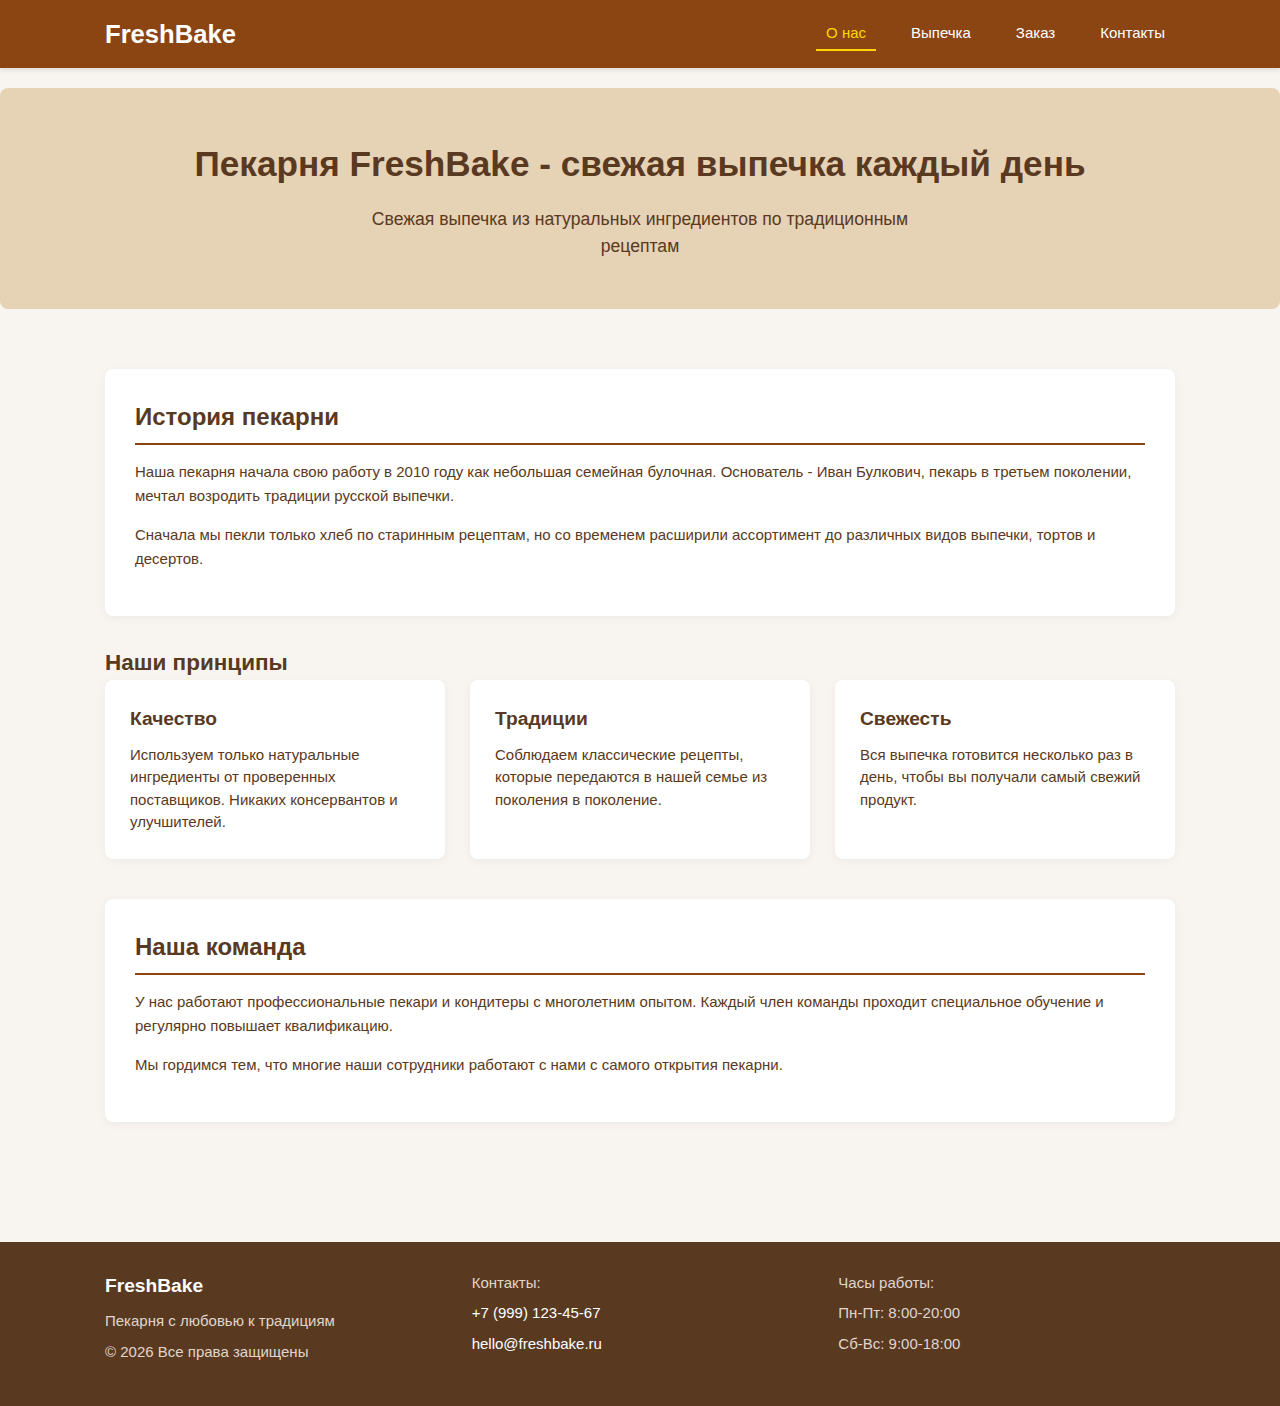
<file: index.html>
<!DOCTYPE html>
<html lang="ru">
<head>
    <meta charset="UTF-8">
    <meta name="viewport" content="width=device-width, initial-scale=1.0">
    <meta name="description" content="Пекарня FreshBake">
    <title>Пекарня FreshBake</title>
    <link rel="stylesheet" href="css/style.css">
    <link rel="icon" type="image/x-icon" href="images/logo.jpg">
</head>
<body>
    <header class="header">
        <div class="container">
            <div class="header-content">
                <div class="logo">
                    <h1>FreshBake</h1>
                </div>
                <nav class="nav">
                    <a href="index.html" class="nav-link active">О нас</a>
                    <a href="menu.html" class="nav-link">Выпечка</a>
                    <a href="order.html" class="nav-link">Заказ</a>
                    <a href="contacts.html" class="nav-link">Контакты</a>
                </nav>
            </div>
        </div>
    </header>

    <main class="main">
        <section class="hero">
            <div class="container">
                <div class="hero-content">
                    <h2 class="hero-title">Пекарня FreshBake - свежая выпечка каждый день</h2>
                    <p class="hero-text">Свежая выпечка из натуральных ингредиентов по традиционным рецептам</p>
                </div>
            </div>
        </section>

        <section class="about-content">
            <div class="container">
                <div class="about-story">
                    <h2>История пекарни</h2>
                    <p>Наша пекарня начала свою работу в 2010 году как небольшая семейная булочная. Основатель - Иван Булкович, пекарь в третьем поколении, мечтал возродить традиции русской выпечки.</p>
                    <p>Сначала мы пекли только хлеб по старинным рецептам, но со временем расширили ассортимент до различных видов выпечки, тортов и десертов.</p>
                </div>

                <div class="about-values">
                    <h2>Наши принципы</h2>
                    <div class="values-grid">
                        <div class="value-card">
                            <h3>Качество</h3>
                            <p>Используем только натуральные ингредиенты от проверенных поставщиков. Никаких консервантов и улучшителей.</p>
                        </div>
                        <div class="value-card">
                            <h3>Традиции</h3>
                            <p>Соблюдаем классические рецепты, которые передаются в нашей семье из поколения в поколение.</p>
                        </div>
                        <div class="value-card">
                            <h3>Свежесть</h3>
                            <p>Вся выпечка готовится несколько раз в день, чтобы вы получали самый свежий продукт.</p>
                        </div>
                    </div>
                </div>

                <div class="about-team">
                    <h2>Наша команда</h2>
                    <p>У нас работают профессиональные пекари и кондитеры с многолетним опытом. Каждый член команды проходит специальное обучение и регулярно повышает квалификацию.</p>
                    <p>Мы гордимся тем, что многие наши сотрудники работают с нами с самого открытия пекарни.</p>
                </div>
            </div>
        </section>
    </main>

    <footer class="footer">
        <div class="container">
            <div class="footer-content">
                <div class="footer-info">
                    <h3>FreshBake</h3>
                    <p>Пекарня с любовью к традициям</p>
                    <p>© <span id="currentYear">2025</span> Все права защищены</p>
                </div>
                <div class="footer-contacts">
                    <p>Контакты:</p>
                    <a href="tel:+79991234567">+7 (999) 123-45-67</a>
                    <a href="mailto:hello@freshbake.ru">hello@freshbake.ru</a>
                </div>
                <div class="footer-hours">
                    <p>Часы работы:</p>
                    <p>Пн-Пт: 8:00-20:00</p>
                    <p>Сб-Вс: 9:00-18:00</p>
                </div>
            </div>
        </div>
    </footer>

    <script src="js/script.js"></script>
</body>
</html>
</file>
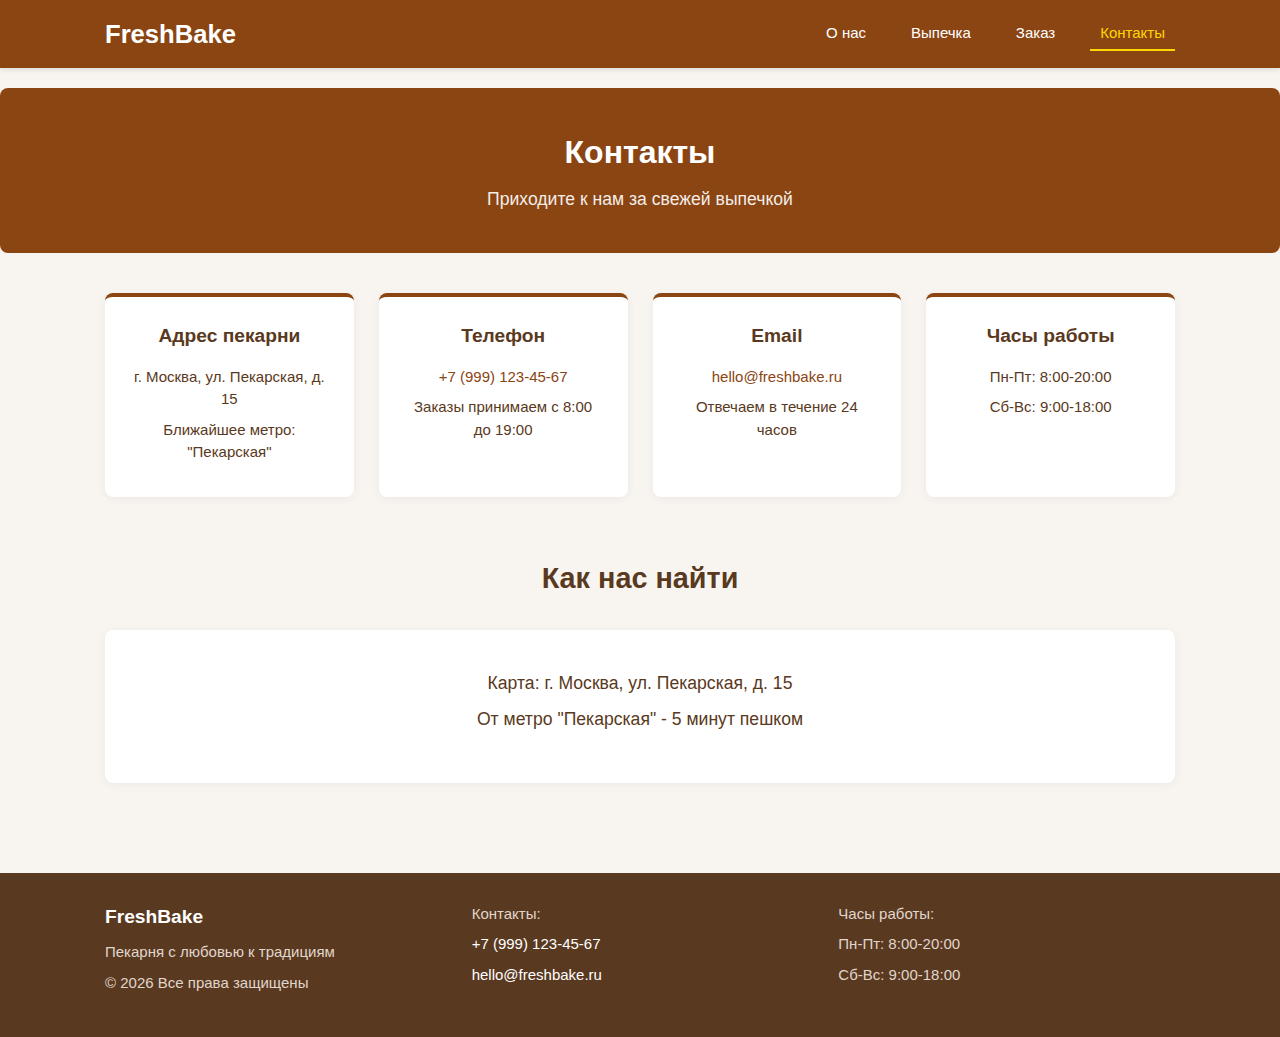
<file: contacts.html>
<!DOCTYPE html>
<html lang="ru">
<head>
    <meta charset="UTF-8">
    <meta name="viewport" content="width=device-width, initial-scale=1.0">
    <meta name="description" content="Контакты пекарни FreshBake">
    <title>Контакты - FreshBake</title>
    <link rel="stylesheet" href="css/style.css">
    <link rel="icon" type="image/x-icon" href="images/logo.png">
</head>
<body>
    <header class="header">
        <div class="container">
            <div class="header-content">
                <div class="logo">
                    <h1>FreshBake</h1>
                </div>
                <nav class="nav">
                    <a href="index.html" class="nav-link">О нас</a>
                    <a href="menu.html" class="nav-link">Выпечка</a>
                    <a href="order.html" class="nav-link">Заказ</a>
                    <a href="contacts.html" class="nav-link active">Контакты</a>
                </nav>
            </div>
        </div>
    </header>

    <main class="main">
        <section class="page-header">
            <div class="container">
                <h1>Контакты</h1>
                <p>Приходите к нам за свежей выпечкой</p>
            </div>
        </section>

        <section class="contact-info">
            <div class="container">
                <div class="contact-grid">
                    <div class="contact-card">
                        <h3>Адрес пекарни</h3>
                        <p>г. Москва, ул. Пекарская, д. 15</p>
                        <p>Ближайшее метро: "Пекарская"</p>
                    </div>
                    <div class="contact-card">
                        <h3>Телефон</h3>
                        <p><a href="tel:+79991234567">+7 (999) 123-45-67</a></p>
                        <p>Заказы принимаем с 8:00 до 19:00</p>
                    </div>
                    <div class="contact-card">
                        <h3>Email</h3>
                        <p><a href="mailto:hello@freshbake.ru">hello@freshbake.ru</a></p>
                        <p>Отвечаем в течение 24 часов</p>
                    </div>
                    <div class="contact-card">
                        <h3>Часы работы</h3>
                        <p>Пн-Пт: 8:00-20:00</p>
                        <p>Сб-Вс: 9:00-18:00</p>
                    </div>
                </div>
            </div>
        </section>

        <section class="map-section">
            <div class="container">
                <h2 class="section-title">Как нас найти</h2>
                <div class="map-placeholder">
                    <p>Карта: г. Москва, ул. Пекарская, д. 15</p>
                    <p>От метро "Пекарская" - 5 минут пешком</p>
                </div>
            </div>
        </section>
    </main>

    <footer class="footer">
        <div class="container">
            <div class="footer-content">
                <div class="footer-info">
                    <h3>FreshBake</h3>
                    <p>Пекарня с любовью к традициям</p>
                    <p>© <span id="currentYear">2025</span> Все права защищены</p>
                </div>
                <div class="footer-contacts">
                    <p>Контакты:</p>
                    <a href="tel:+79991234567">+7 (999) 123-45-67</a>
                    <a href="mailto:hello@freshbake.ru">hello@freshbake.ru</a>
                </div>
                <div class="footer-hours">
                    <p>Часы работы:</p>
                    <p>Пн-Пт: 8:00-20:00</p>
                    <p>Сб-Вс: 9:00-18:00</p>
                </div>
            </div>
        </div>
    </footer>

    <script src="js/script.js"></script>
</body>
</html>
</file>
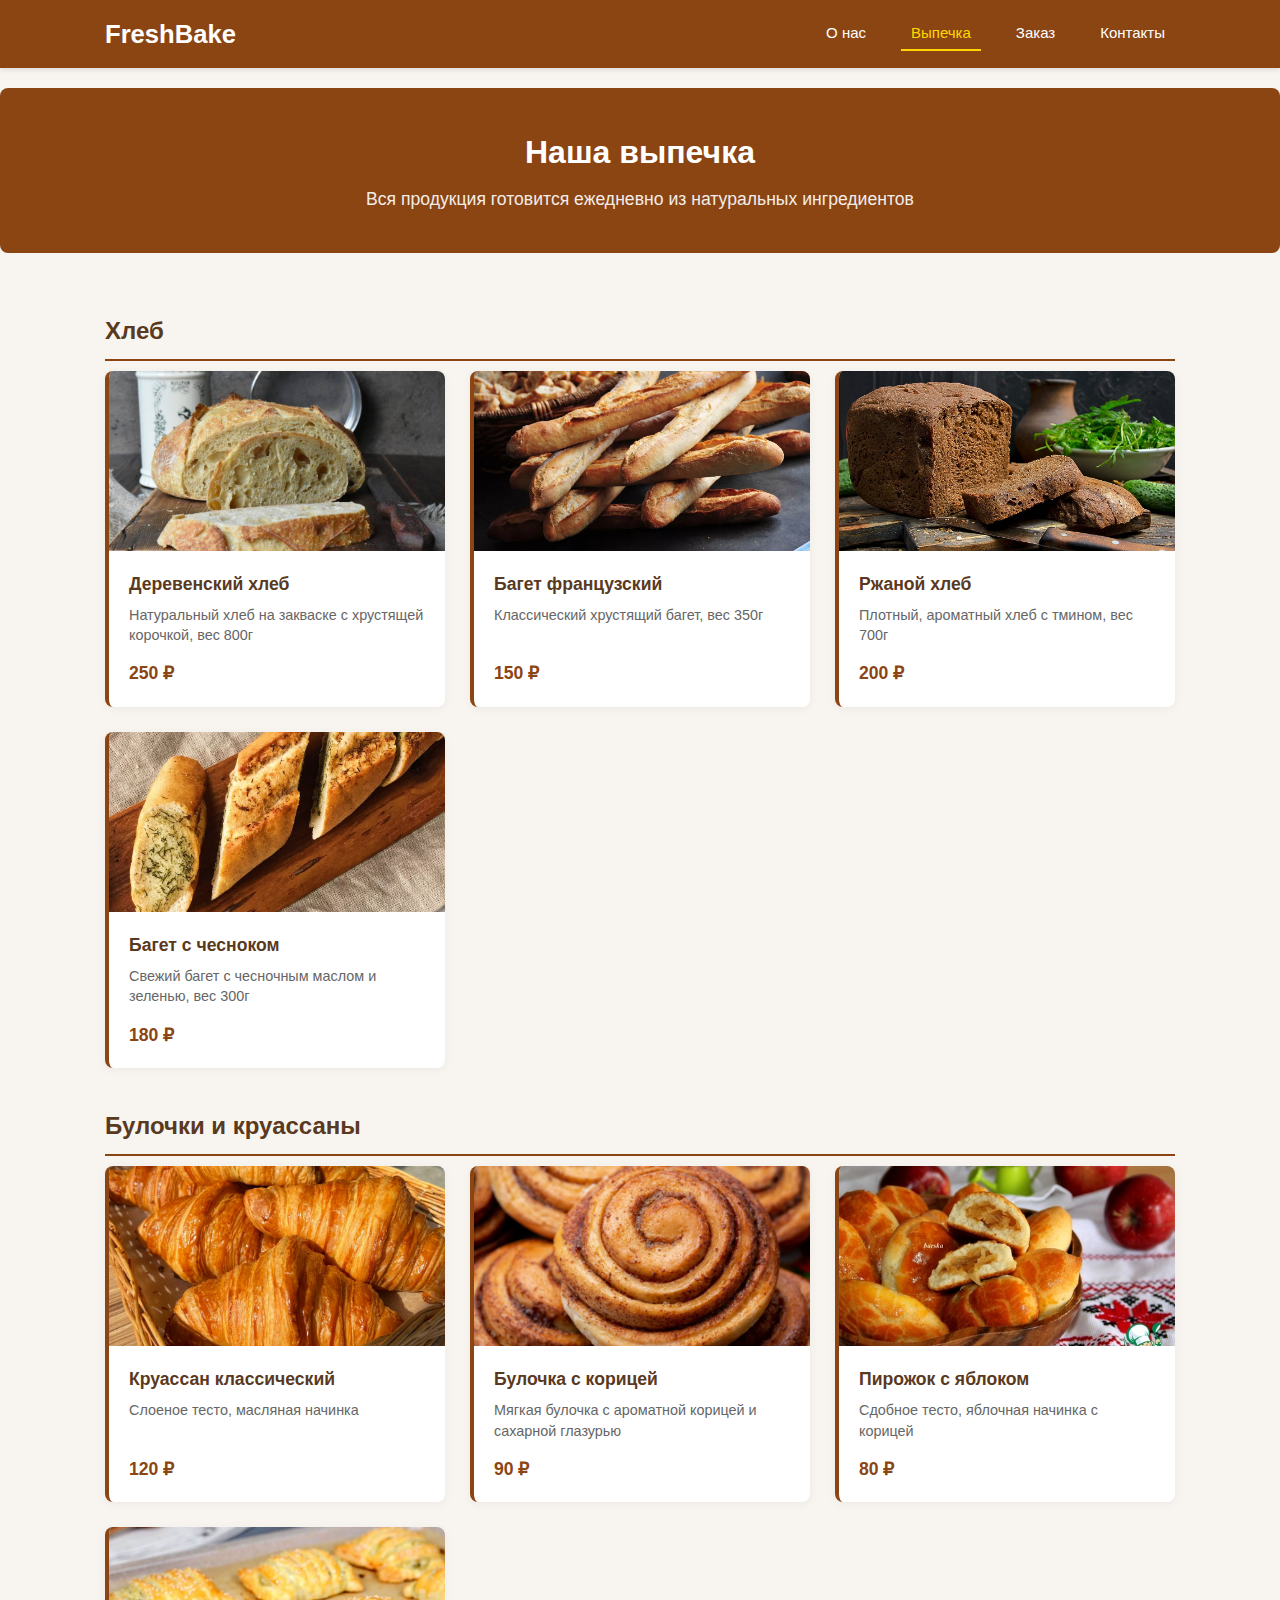
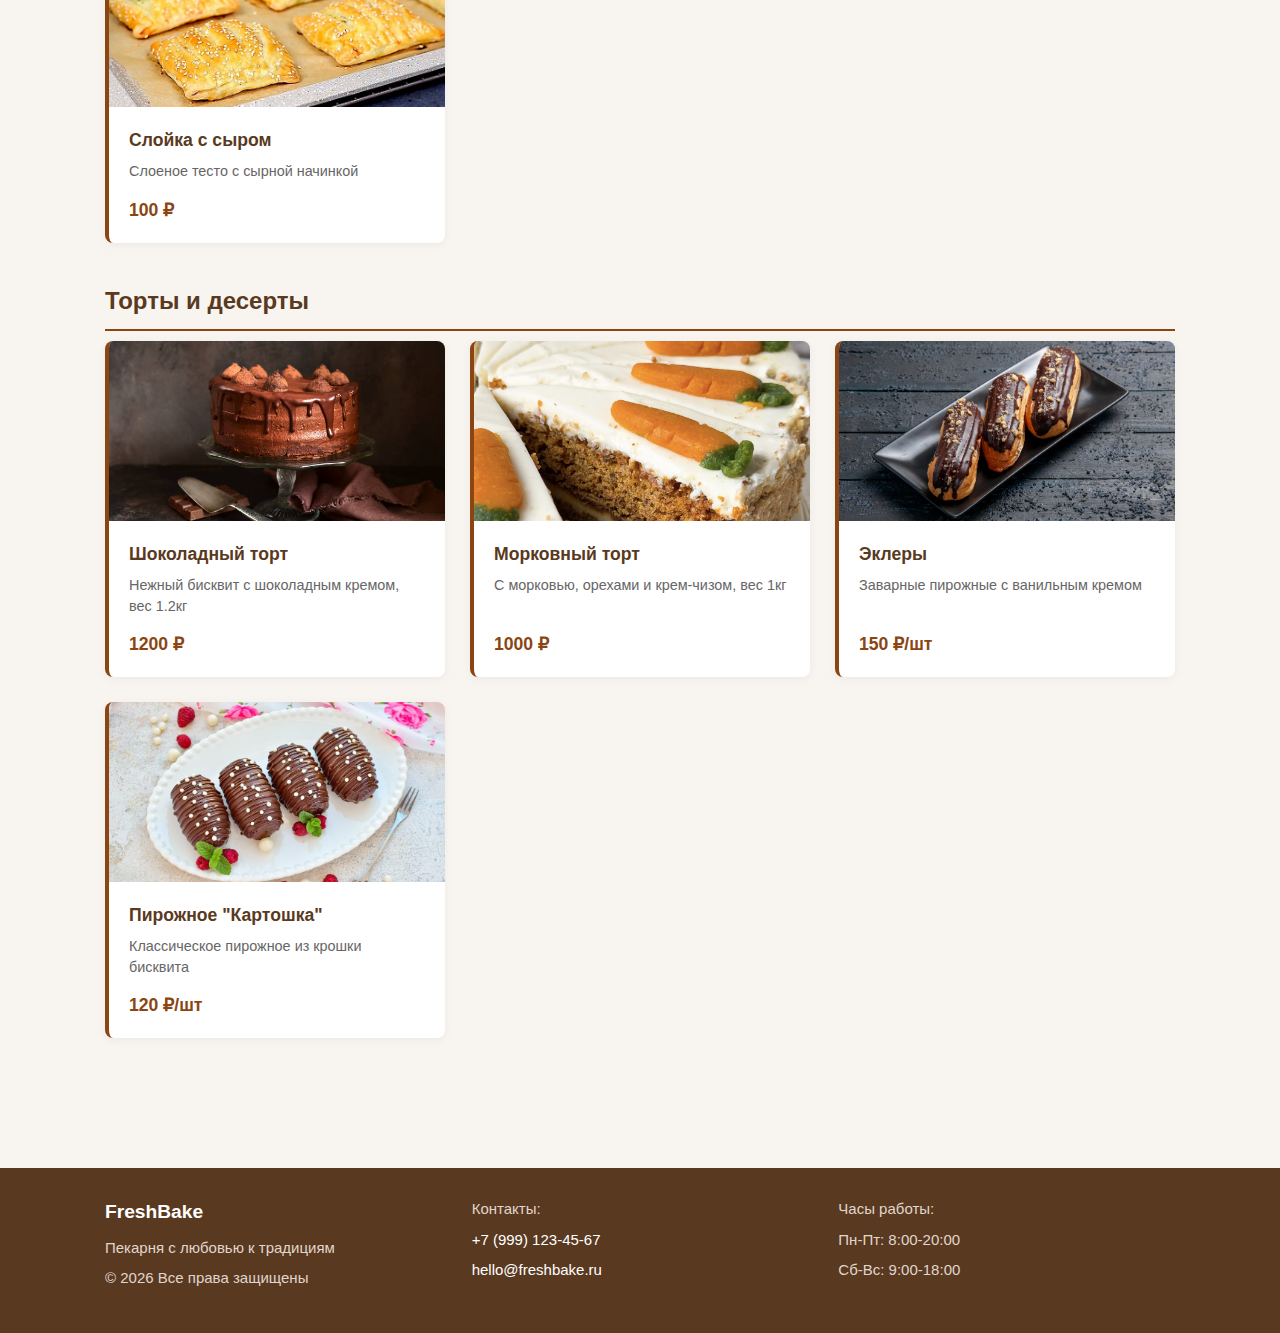
<file: menu.html>
<!DOCTYPE html>
<html lang="ru">
<head>
    <meta charset="UTF-8">
    <meta name="viewport" content="width=device-width, initial-scale=1.0">
    <meta name="description" content="Ассортимент выпечки пекарни FreshBake">
    <title>Выпечка - FreshBake</title>
    <link rel="stylesheet" href="css/style.css">
    <link rel="icon" type="image/x-icon" href="images/logo.png">
</head>
<body>
    <header class="header">
        <div class="container">
            <div class="header-content">
                <div class="logo">
                    <h1>FreshBake</h1>
                </div>
                <nav class="nav">
                    <a href="index.html" class="nav-link">О нас</a>
                    <a href="menu.html" class="nav-link active">Выпечка</a>
                    <a href="order.html" class="nav-link">Заказ</a>
                    <a href="contacts.html" class="nav-link">Контакты</a>
                </nav>
            </div>
        </div>
    </header>

    <main class="main">
        <section class="page-header">
            <div class="container">
                <h1>Наша выпечка</h1>
                <p>Вся продукция готовится ежедневно из натуральных ингредиентов</p>
            </div>
        </section>

        <section class="menu-categories">
            <div class="container">
                <div class="category">
                    <h2>Хлеб</h2>
                    <div class="menu-grid">
                        <div class="menu-item">
                            <div class="menu-image">
                                <img src="images/bread1.jpg" alt="Деревенский хлеб">
                            </div>
                            <div class="menu-info">
                                <h3>Деревенский хлеб</h3>
                                <p>Натуральный хлеб на закваске с хрустящей корочкой, вес 800г</p>
                                <span class="price">250 ₽</span>
                            </div>
                        </div>
                        <div class="menu-item">
                            <div class="menu-image">
                                <img src="images/bread2.webp" alt="Багет французский">
                            </div>
                            <div class="menu-info">
                                <h3>Багет французский</h3>
                                <p>Классический хрустящий багет, вес 350г</p>
                                <span class="price">150 ₽</span>
                            </div>
                        </div>
                        <div class="menu-item">
                            <div class="menu-image">
                                <img src="images/bread3.jpg" alt="Ржаной хлеб">
                            </div>
                            <div class="menu-info">
                                <h3>Ржаной хлеб</h3>
                                <p>Плотный, ароматный хлеб с тмином, вес 700г</p>
                                <span class="price">200 ₽</span>
                            </div>
                        </div>
                        <div class="menu-item">
                            <div class="menu-image">
                                <img src="images/bread4.webp" alt="Багет с чесноком">
                            </div>
                            <div class="menu-info">
                                <h3>Багет с чесноком</h3>
                                <p>Свежий багет с чесночным маслом и зеленью, вес 300г</p>
                                <span class="price">180 ₽</span>
                            </div>
                        </div>
                    </div>
                </div>

                <div class="category">
                    <h2>Булочки и круассаны</h2>
                    <div class="menu-grid">
                        <div class="menu-item">
                            <div class="menu-image">
                                <img src="images/croissant1.jpg" alt="Круассан классический">
                            </div>
                            <div class="menu-info">
                                <h3>Круассан классический</h3>
                                <p>Слоеное тесто, масляная начинка</p>
                                <span class="price">120 ₽</span>
                            </div>
                        </div>
                        <div class="menu-item">
                            <div class="menu-image">
                                <img src="images/bun1.webp" alt="Булочка с корицей">
                            </div>
                            <div class="menu-info">
                                <h3>Булочка с корицей</h3>
                                <p>Мягкая булочка с ароматной корицей и сахарной глазурью</p>
                                <span class="price">90 ₽</span>
                            </div>
                        </div>
                        <div class="menu-item">
                            <div class="menu-image">
                                <img src="images/pie1.jpg" alt="Пирожок с яблоком">
                            </div>
                            <div class="menu-info">
                                <h3>Пирожок с яблоком</h3>
                                <p>Сдобное тесто, яблочная начинка с корицей</p>
                                <span class="price">80 ₽</span>
                            </div>
                        </div>
                        <div class="menu-item">
                            <div class="menu-image">
                                <img src="images/puff1.png" alt="Слойка с сыром">
                            </div>
                            <div class="menu-info">
                                <h3>Слойка с сыром</h3>
                                <p>Слоеное тесто с сырной начинкой</p>
                                <span class="price">100 ₽</span>
                            </div>
                        </div>
                    </div>
                </div>

                <div class="category">
                    <h2>Торты и десерты</h2>
                    <div class="menu-grid">
                        <div class="menu-item">
                            <div class="menu-image">
                                <img src="images/cake1.jpg" alt="Шоколадный торт">
                            </div>
                            <div class="menu-info">
                                <h3>Шоколадный торт</h3>
                                <p>Нежный бисквит с шоколадным кремом, вес 1.2кг</p>
                                <span class="price">1200 ₽</span>
                            </div>
                        </div>
                        <div class="menu-item">
                            <div class="menu-image">
                                <img src="images/cake2.webp" alt="Морковный торт">
                            </div>
                            <div class="menu-info">
                                <h3>Морковный торт</h3>
                                <p>С морковью, орехами и крем-чизом, вес 1кг</p>
                                <span class="price">1000 ₽</span>
                            </div>
                        </div>
                        <div class="menu-item">
                            <div class="menu-image">
                                <img src="images/eclair1.webp" alt="Эклеры">
                            </div>
                            <div class="menu-info">
                                <h3>Эклеры</h3>
                                <p>Заварные пирожные с ванильным кремом</p>
                                <span class="price">150 ₽/шт</span>
                            </div>
                        </div>
                        <div class="menu-item">
                            <div class="menu-image">
                                <img src="images/cake3.jpg" alt="Пирожное 'Картошка'">
                            </div>
                            <div class="menu-info">
                                <h3>Пирожное "Картошка"</h3>
                                <p>Классическое пирожное из крошки бисквита</p>
                                <span class="price">120 ₽/шт</span>
                            </div>
                        </div>
                    </div>
                </div>
            </div>
        </section>
    </main>

    <footer class="footer">
        <div class="container">
            <div class="footer-content">
                <div class="footer-info">
                    <h3>FreshBake</h3>
                    <p>Пекарня с любовью к традициям</p>
                    <p>© <span id="currentYear">2025</span> Все права защищены</p>
                </div>
                <div class="footer-contacts">
                    <p>Контакты:</p>
                    <a href="tel:+79991234567">+7 (999) 123-45-67</a>
                    <a href="mailto:hello@freshbake.ru">hello@freshbake.ru</a>
                </div>
                <div class="footer-hours">
                    <p>Часы работы:</p>
                    <p>Пн-Пт: 8:00-20:00</p>
                    <p>Сб-Вс: 9:00-18:00</p>
                </div>
            </div>
        </div>
    </footer>

    <script src="js/script.js"></script>
</body>
</html>
</file>
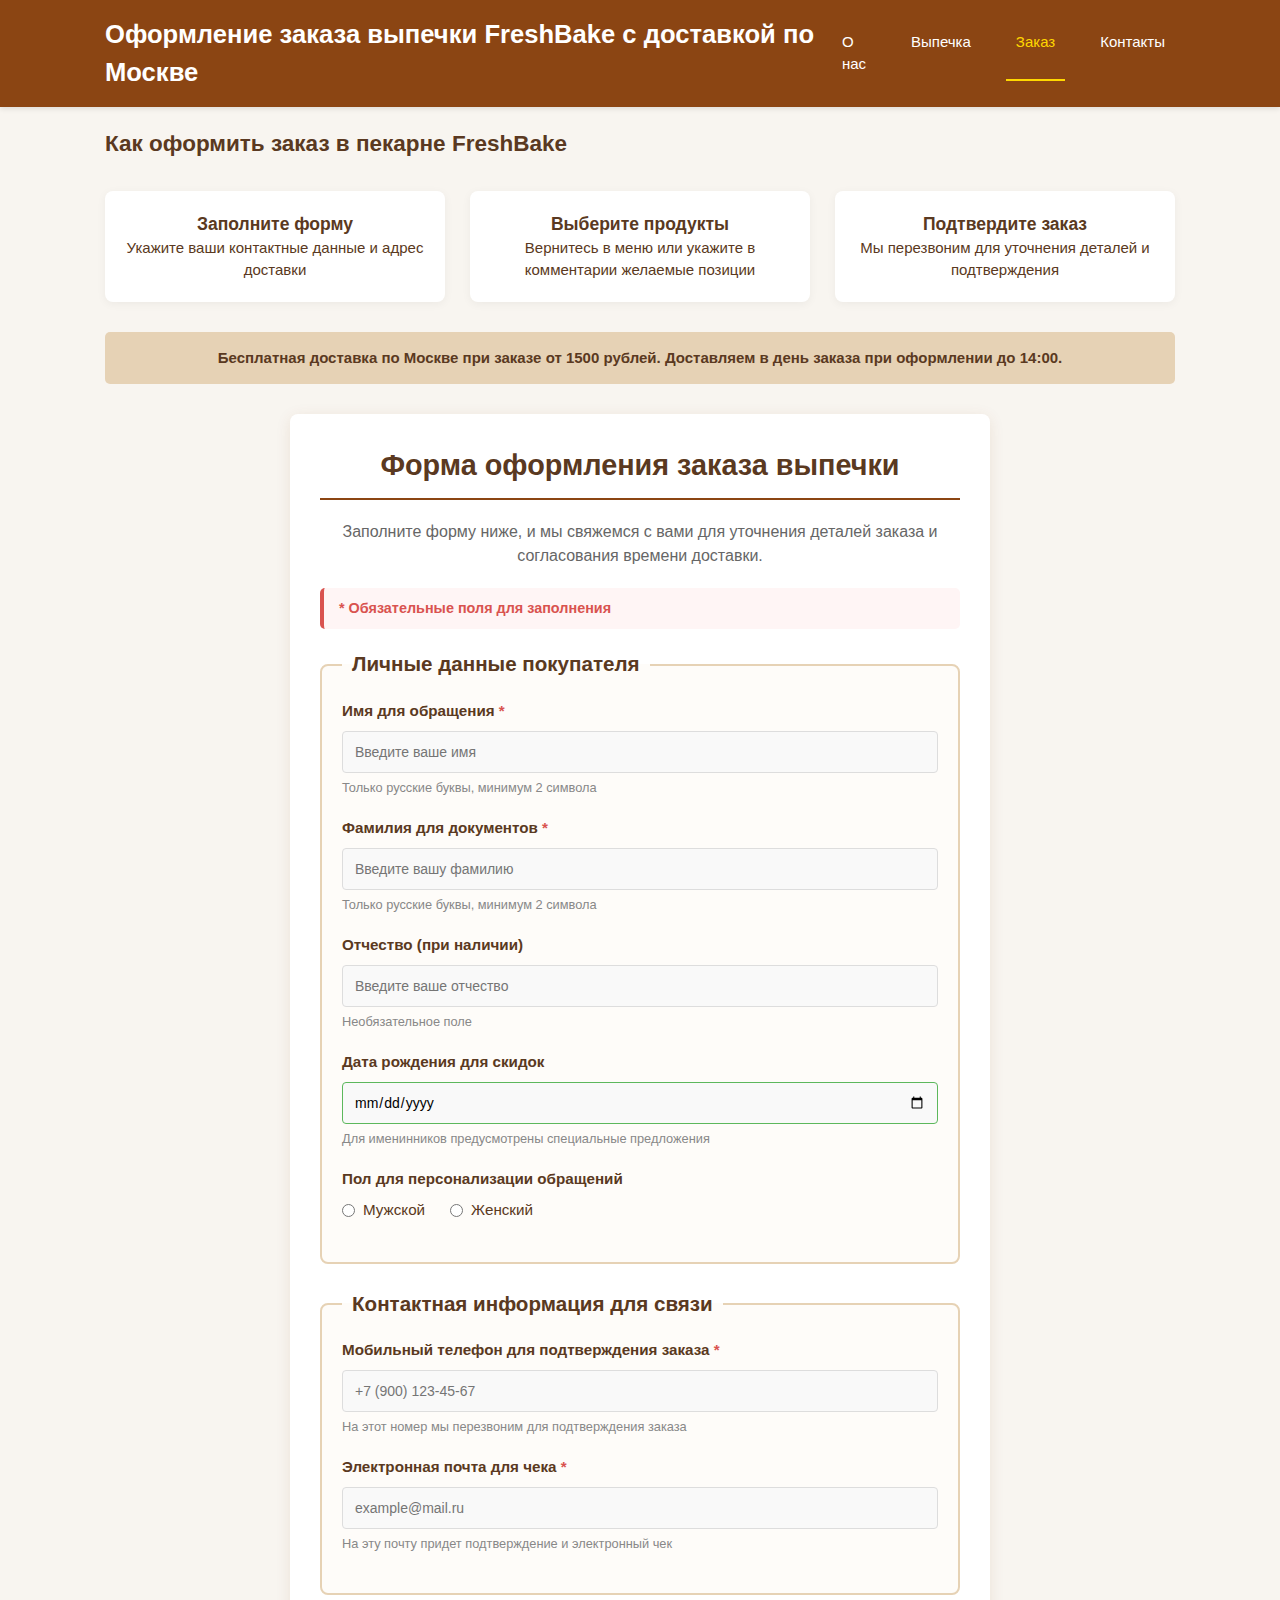
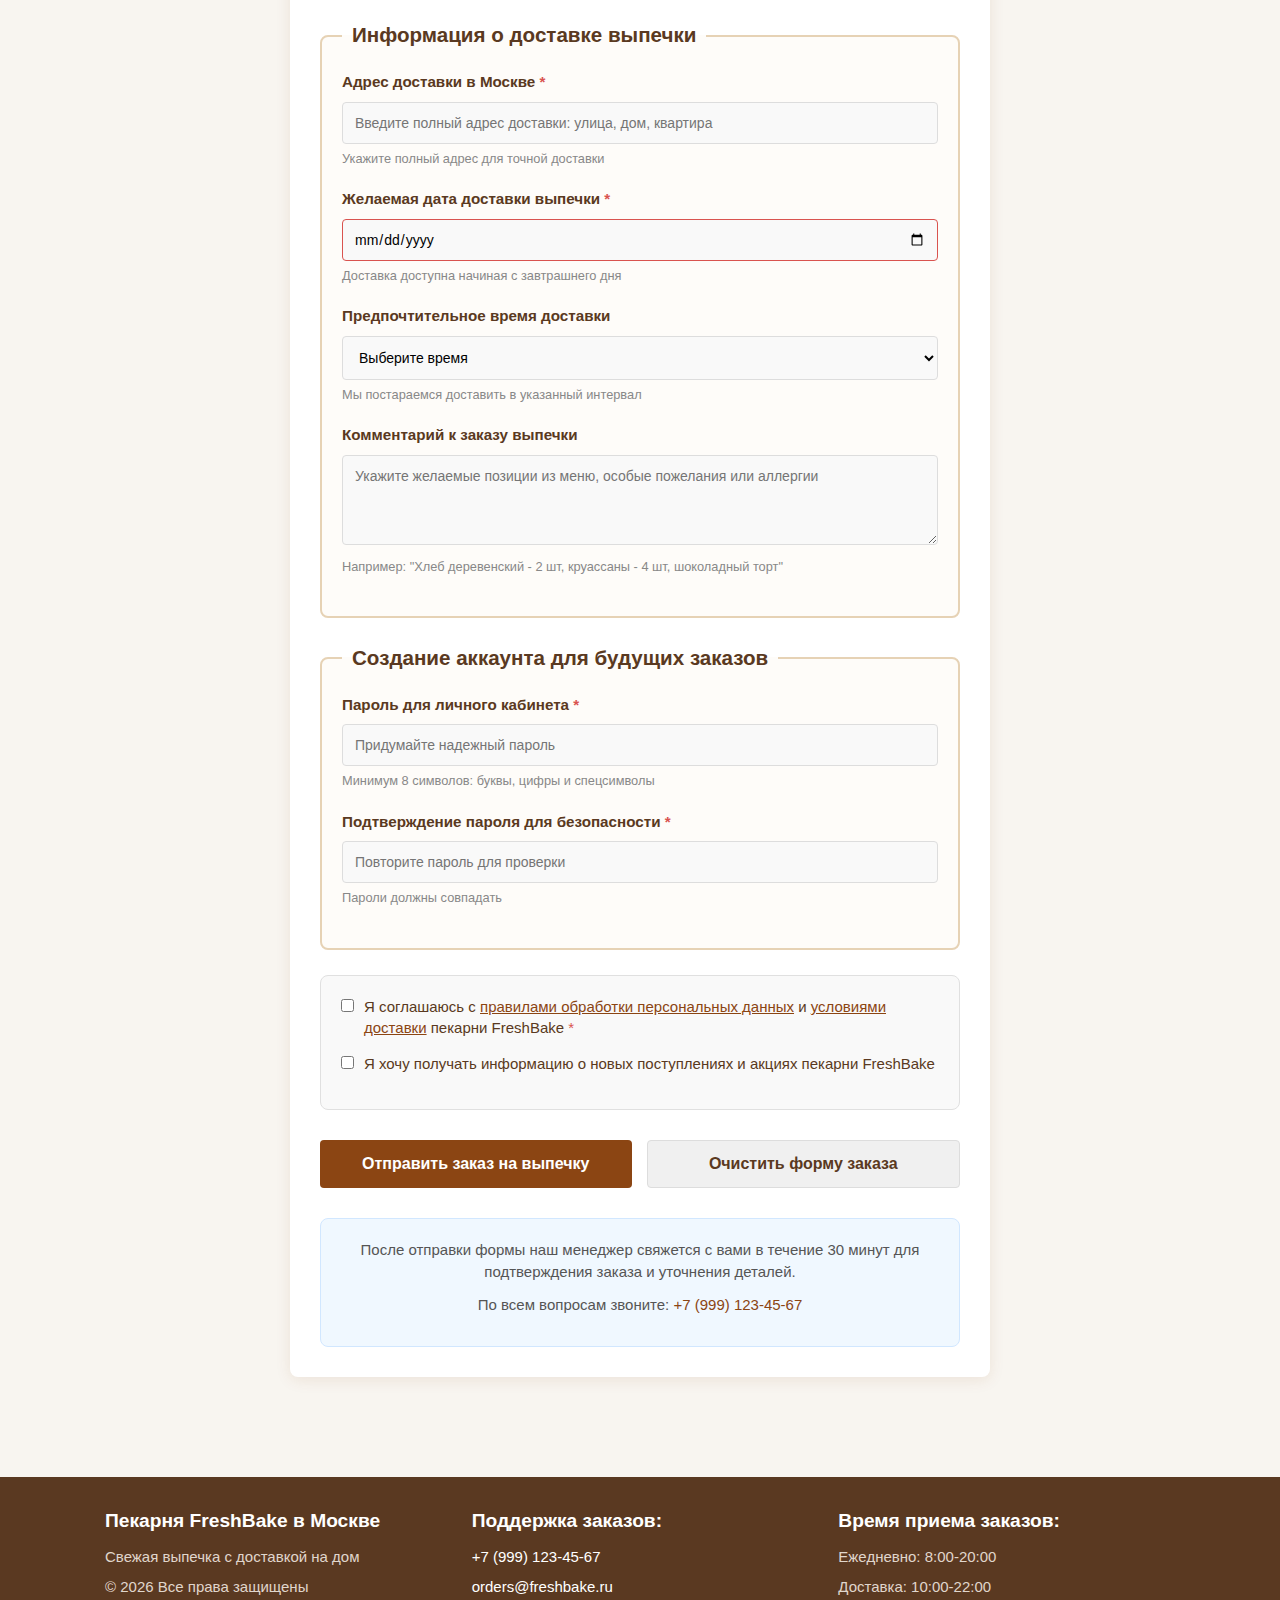
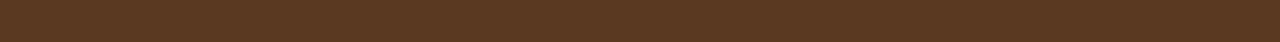
<file: order.html>
<!DOCTYPE html>
<html lang="ru">
<head>
    <meta charset="UTF-8">
    <meta name="viewport" content="width=device-width, initial-scale=1.0">
    
    <!-- Оптимизированный meta description -->
    <meta name="description" content="Оформите заказ выпечки в пекарне FreshBake с доставкой по Москве. Свежий хлеб, булочки, торты из натуральных ингредиентов. Быстрое оформление, безопасная оплата, доставка в день заказа.">
    
    <!-- Оптимизированный title -->
    <title>Заказ выпечки FreshBake с доставкой - оформление онлайн в Москве</title>
    
    <link rel="stylesheet" href="css/style.css">
    <link rel="stylesheet" href="css/form.css">
    <link rel="icon" type="image/x-icon" href="images/logo.png">
</head>
<body>
    <header class="header">
        <div class="container">
            <div class="header-content">
                <div class="logo">
                    <!-- Оптимизированный H1 для страницы заказа -->
                    <h1>Оформление заказа выпечки FreshBake с доставкой по Москве</h1>
                </div>
                <nav class="nav">
                    <a href="index.html" class="nav-link">О нас</a>
                    <a href="menu.html" class="nav-link">Выпечка</a>
                    <a href="order.html" class="nav-link active">Заказ</a>
                    <a href="contacts.html" class="nav-link">Контакты</a>
                </nav>
            </div>
        </div>
    </header>

    <main class="main">
        <section class="order-intro">
            <div class="container">
                <h2>Как оформить заказ в пекарне FreshBake</h2>
                <div class="order-steps">
                    <div class="step">
                        <h3>Заполните форму</h3>
                        <p>Укажите ваши контактные данные и адрес доставки</p>
                    </div>
                    <div class="step">
                        <h3>Выберите продукты</h3>
                        <p>Вернитесь в меню или укажите в комментарии желаемые позиции</p>
                    </div>
                    <div class="step">
                        <h3>Подтвердите заказ</h3>
                        <p>Мы перезвоним для уточнения деталей и подтверждения</p>
                    </div>
                </div>
                <p class="delivery-info">Бесплатная доставка по Москве при заказе от 1500 рублей. Доставляем в день заказа при оформлении до 14:00.</p>
            </div>
        </section>

        <div class="container">
            <div class="form-container">
                <!-- H2 для формы (H1 уже в header) -->
                <h2>Форма оформления заказа выпечки</h2>
                <p class="form-subtitle">Заполните форму ниже, и мы свяжемся с вами для уточнения деталей заказа и согласования времени доставки.</p>
                
                <div class="required-note">
                    <h4>* Обязательные поля для заполнения</h4>
                </div>
                
                <form id="registrationForm" method="POST">
                    <fieldset class="form-section">
                        <legend><h3>Личные данные покупателя</h3></legend>
                        
                        <div class="form-group">
                            <label for="firstName" class="required">Имя для обращения</label>
                            <input type="text" id="firstName" name="firstName" placeholder="Введите ваше имя" required minlength="2"
                            pattern="^[А-Яа-яЁё]+$"
                            title="Формат: кириллица">
                            <p class="field-hint">Только русские буквы, минимум 2 символа</p>
                        </div>
                        <div class="form-group">
                            <label for="lastName" class="required">Фамилия для документов</label>
                            <input type="text" id="lastName" name="lastName" placeholder="Введите вашу фамилию" required minlength="2"
                            pattern="^[А-Яа-яЁё]+$"
                            title="Формат: кириллица">
                            <p class="field-hint">Только русские буквы, минимум 2 символа</p>
                        </div>
                        <div class="form-group">
                            <label for="middleName">Отчество (при наличии)</label>
                            <input type="text" id="middleName" name="middleName" placeholder="Введите ваше отчество"
                            pattern="^[А-Яа-яЁё]+$"
                            title="Формат: кириллица">
                            <p class="field-hint">Необязательное поле</p>
                        </div>
                        <div class="form-group">
                            <label for="birthDate">Дата рождения для скидок</label>
                            <input type="date" id="birthDate" name="birthDate" placeholder="Выберите дату рождения">
                            <p class="field-hint">Для именинников предусмотрены специальные предложения</p>
                        </div>
                        <div class="form-group">
                            <label>Пол для персонализации обращений</label>
                            <div class="radio-group">
                                <div class="radio-option">
                                    <input type="radio" id="male" name="gender" value="male">
                                    <label for="male">Мужской</label>
                                </div>
                                <div class="radio-option">
                                    <input type="radio" id="female" name="gender" value="female">
                                    <label for="female">Женский</label>
                                </div>
                            </div>
                        </div>
                    </fieldset>

                    <fieldset class="form-section">
                        <legend><h3>Контактная информация для связи</h3></legend>
                        
                        <div class="form-group">
                            <label for="phone" class="required">Мобильный телефон для подтверждения заказа</label>
                            <input type="tel" id="phone" name="phone" placeholder="+7 (900) 123-45-67" required 
                            pattern="^(\+7|8)[\s][\(][0-9]{3}[\)][\s][0-9]{3}[\-][0-9]{2}[\-][0-9]{2}$"
                            title="Формат: +7/8 (900) 123-45-67">
                            <p class="field-hint">На этот номер мы перезвоним для подтверждения заказа</p>
                        </div>
                        <div class="form-group">
                            <label for="email" class="required">Электронная почта для чека</label>
                            <input type="email" id="email" name="email" placeholder="example@mail.ru" required>
                            <p class="field-hint">На эту почту придет подтверждение и электронный чек</p>
                        </div>
                    </fieldset>

                    <fieldset class="form-section">
                        <legend><h3>Информация о доставке выпечки</h3></legend>
                        
                        <div class="form-group">
                            <label for="address" class="required">Адрес доставки в Москве</label>
                            <input type="text" id="address" name="address" placeholder="Введите полный адрес доставки: улица, дом, квартира" required>
                            <p class="field-hint">Укажите полный адрес для точной доставки</p>
                        </div>
                        <div class="form-group">
                            <label for="deliveryDate" class="required">Желаемая дата доставки выпечки</label>
                            <input type="date" id="deliveryDate" name="deliveryDate" required>
                            <p class="field-hint">Доставка доступна начиная с завтрашнего дня</p>
                        </div>
                        <div class="form-group">
                            <label for="deliveryTime">Предпочтительное время доставки</label>
                            <select id="deliveryTime" name="deliveryTime">
                                <option value="">Выберите время</option>
                                <option value="10:00-12:00">10:00 - 12:00</option>
                                <option value="12:00-14:00">12:00 - 14:00</option>
                                <option value="14:00-16:00">14:00 - 16:00</option>
                                <option value="16:00-18:00">16:00 - 18:00</option>
                                <option value="18:00-20:00">18:00 - 20:00</option>
                            </select>
                            <p class="field-hint">Мы постараемся доставить в указанный интервал</p>
                        </div>
                        <div class="form-group">
                            <label for="comments">Комментарий к заказу выпечки</label>
                            <textarea id="comments" name="comments" placeholder="Укажите желаемые позиции из меню, особые пожелания или аллергии" rows="4"></textarea>
                            <p class="field-hint">Например: "Хлеб деревенский - 2 шт, круассаны - 4 шт, шоколадный торт"</p>
                        </div>
                    </fieldset>

                    <fieldset class="form-section">
                        <legend><h3>Создание аккаунта для будущих заказов</h3></legend>
                        
                        <div class="form-group">
                            <label for="password" class="required">Пароль для личного кабинета</label>
                            <input type="password" id="password" name="password" placeholder="Придумайте надежный пароль" required>
                            <p class="field-hint">Минимум 8 символов: буквы, цифры и спецсимволы</p>
                        </div>  
                        <div class="form-group">
                            <label for="confirmPassword" class="required">Подтверждение пароля для безопасности</label>
                            <input type="password" id="confirmPassword" name="confirmPassword" placeholder="Повторите пароль для проверки" required>
                            <p class="field-hint">Пароли должны совпадать</p>
                        </div>
                    </fieldset>

                    <div class="form-agreement">
                        <div class="checkbox-group">
                            <input type="checkbox" id="agreement" name="agreement" required>
                            <label for="agreement" class="required">Я соглашаюсь с <a href="#">правилами обработки персональных данных</a> и <a href="#">условиями доставки</a> пекарни FreshBake</label>
                        </div>
                        <div class="checkbox-group">
                            <input type="checkbox" id="newsletter" name="newsletter">
                            <label for="newsletter">Я хочу получать информацию о новых поступлениях и акциях пекарни FreshBake</label>
                        </div>
                    </div>
                    
                    <div class="buttons">
                        <button type="submit" id="submitBtn">Отправить заказ на выпечку</button>
                        <button type="reset">Очистить форму заказа</button>
                    </div>
                    
                    <div class="form-footer">
                        <p>После отправки формы наш менеджер свяжется с вами в течение 30 минут для подтверждения заказа и уточнения деталей.</p>
                        <p>По всем вопросам звоните: <a href="tel:+79991234567">+7 (999) 123-45-67</a></p>
                    </div>
                </form>
            </div>
        </div>
    </main>

    <footer class="footer">
        <div class="container">
            <div class="footer-content">
                <div class="footer-info">
                    <h3>Пекарня FreshBake в Москве</h3>
                    <p>Свежая выпечка с доставкой на дом</p>
                    <p>© <span id="currentYear">2025</span> Все права защищены</p>
                </div>
                <div class="footer-contacts">
                    <h3>Поддержка заказов:</h3>
                    <p><a href="tel:+79991234567">+7 (999) 123-45-67</a></p>
                    <p><a href="mailto:orders@freshbake.ru">orders@freshbake.ru</a></p>
                </div>
                <div class="footer-hours">
                    <h3>Время приема заказов:</h3>
                    <p>Ежедневно: 8:00-20:00</p>
                    <p>Доставка: 10:00-22:00</p>
                </div>
            </div>
        </div>
    </footer>

    <script src="js/script.js"></script>
    <script src="js/password.js"></script>
    <script>
        document.addEventListener('DOMContentLoaded', function() {
            const birthDateInput = document.getElementById('birthDate');
            const submitBtn = document.getElementById('submitBtn');
            const deliveryDateInput = document.getElementById('deliveryDate');
            const deliveryTimeSelect = document.getElementById('deliveryTime');
            
            // Устанавливаем минимальную дату доставки на завтра
            const tomorrow = new Date();
            tomorrow.setDate(tomorrow.getDate() + 1);
            deliveryDateInput.min = tomorrow.toISOString().split('T')[0];
            
            // Устанавливаем максимальную дату доставки на 30 дней вперед
            const maxDate = new Date();
            maxDate.setDate(maxDate.getDate() + 30);
            deliveryDateInput.max = maxDate.toISOString().split('T')[0];
            
            function checkAge() {
                if (birthDateInput.value) {
                    const birthDate = new Date(birthDateInput.value);
                    const today = new Date();
                    let age = today.getFullYear() - birthDate.getFullYear();
                    const monthDiff = today.getMonth() - birthDate.getMonth();
                    if (monthDiff < 0 || (monthDiff === 0 && today.getDate() < birthDate.getDate())) {
                        age--;
                    }
                    if (age < 18) {
                        submitBtn.disabled = true;
                        alert('Оформление заказа невозможно, возраст меньше 18 лет');
                    } else {
                        submitBtn.disabled = false;
                    }
                }
            }
            
            birthDateInput.addEventListener('change', checkAge);
            
            // Валидация даты доставки
            deliveryDateInput.addEventListener('change', function() {
                const selectedDate = new Date(this.value);
                const today = new Date();
                today.setHours(0,0,0,0);
                
                if (selectedDate < tomorrow) {
                    alert('Дата доставки должна быть не раньше завтрашнего дня');
                    this.value = '';
                }
                
                // Если выбрана суббота или воскресенье, показываем предупреждение
                const dayOfWeek = selectedDate.getDay();
                if (dayOfWeek === 0 || dayOfWeek === 6) {
                    console.log('Выбраны выходные - возможна повышенная загрузка доставки');
                }
            });
            
            // Динамическое обновление доступного времени доставки
            deliveryDateInput.addEventListener('change', function() {
                const selectedDate = new Date(this.value);
                const today = new Date();
                today.setHours(0,0,0,0);
                
                // Если выбрана сегодняшняя дата (технически невозможно, но на всякий случай)
                if (selectedDate.getTime() === today.getTime()) {
                    // Ограничиваем время доставки
                    const currentHour = new Date().getHours();
                    if (currentHour >= 18) {
                        deliveryTimeSelect.innerHTML = '<option value="">Сегодня доставка недоступна</option>';
                    }
                }
            });
        });
    </script>
</body>
</html>
</file>
<file: css/style.css>
/* Основные стили */
* {
    margin: 0;
    padding: 0;
    box-sizing: border-box;
    font-family: 'Segoe UI', Tahoma, Geneva, Verdana, sans-serif;
}

body {
    background-color: #f8f5f0;
    color: #5a3921;
    line-height: 1.5;
    font-size: 15px;
}

.container {
    max-width: 1100px;
    margin: 0 auto;
    padding: 0 15px;
}

/* Шапка */
.header {
    background-color: #8b4513;
    color: white;
    padding: 15px 0;
    box-shadow: 0 2px 5px rgba(0,0,0,0.1);
}

.header-content {
    display: flex;
    justify-content: space-between;
    align-items: center;
}

.logo h1 {
    font-size: 1.6rem;
    font-weight: 600;
}

.nav {
    display: flex;
    gap: 25px;
}

.nav-link {
    color: white;
    text-decoration: none;
    font-weight: 500;
    padding: 5px 10px;
    transition: color 0.3s;
}

.nav-link:hover {
    color: #ffd700;
}

.nav-link.active {
    color: #ffd700;
    border-bottom: 2px solid #ffd700;
}

/* Главный контент */
.main {
    min-height: 70vh;
    padding: 20px 0;
}

/* Герой-секция */
.hero {
    background-color: #e6d2b5;
    color: #5a3921;
    text-align: center;
    padding: 50px 0;
    margin-bottom: 40px;
    border-radius: 8px;
}

.hero-title {
    font-size: 2.2rem;
    margin-bottom: 15px;
}

.hero-text {
    font-size: 1.1rem;
    max-width: 600px;
    margin: 0 auto;
}

/* Заголовок страницы */
.page-header {
    background-color: #8b4513;
    color: white;
    text-align: center;
    padding: 40px 0;
    margin-bottom: 40px;
    border-radius: 8px;
}

.page-header h1 {
    font-size: 2rem;
    margin-bottom: 10px;
}

.page-header h2 {
    font-size: 1.8rem;
    margin-bottom: 10px;
}

.page-header p {
    font-size: 1.1rem;
    opacity: 0.9;
}

/* Кнопки */
.btn-hero, .btn-order {
    display: inline-block;
    background-color: #8b4513;
    color: white;
    padding: 12px 30px;
    text-decoration: none;
    border-radius: 25px;
    font-weight: 600;
    margin-top: 20px;
    transition: background-color 0.3s;
    border: none;
    cursor: pointer;
    font-size: 16px;
}

.btn-hero:hover, .btn-order:hover {
    background-color: #a0522d;
}

/* Секции */
.section-title {
    font-size: 1.8rem;
    text-align: center;
    margin-bottom: 30px;
    color: #5a3921;
}

/* О нас */
.about-content {
    padding: 20px 0;
}

.about-story, .about-team {
    background: white;
    padding: 30px;
    border-radius: 8px;
    margin-bottom: 30px;
    box-shadow: 0 2px 10px rgba(0,0,0,0.05);
}

.about-story h2, .about-team h2 {
    font-size: 1.5rem;
    margin-bottom: 15px;
    color: #5a3921;
    border-bottom: 2px solid #8b4513;
    padding-bottom: 8px;
}

.about-story p, .about-team p {
    margin-bottom: 15px;
    line-height: 1.6;
}

/* Ценности */
.values-grid {
    display: grid;
    grid-template-columns: repeat(auto-fit, minmax(250px, 1fr));
    gap: 25px;
    margin-bottom: 40px;
}

.value-card {
    background: white;
    padding: 25px;
    border-radius: 8px;
    box-shadow: 0 2px 10px rgba(0,0,0,0.05);
}

.value-card h3 {
    font-size: 1.2rem;
    margin-bottom: 10px;
    color: #5a3921;
}

/* Преимущества */
.advantages {
    margin-top: 40px;
    padding-top: 30px;
    border-top: 2px solid #e6d2b5;
}

.advantages-grid {
    display: grid;
    grid-template-columns: repeat(auto-fit, minmax(250px, 1fr));
    gap: 25px;
    margin-top: 20px;
}

.advantage-card {
    background: white;
    padding: 25px;
    border-radius: 8px;
    box-shadow: 0 2px 10px rgba(0,0,0,0.05);
    border-left: 4px solid #8b4513;
}

/* Меню */
.menu-categories {
    padding: 20px 0;
}

.category {
    margin-bottom: 40px;
}

.category h2 {
    font-size: 1.5rem;
    color: #5a3921;
    margin-bottom: 10px;
    padding-bottom: 10px;
    border-bottom: 2px solid #8b4513;
}

.category-description {
    color: #666;
    margin-bottom: 25px;
    font-size: 1rem;
    line-height: 1.5;
}

/* Карточки меню с картинками */
.menu-grid {
    display: grid;
    grid-template-columns: repeat(auto-fill, minmax(280px, 1fr));
    gap: 25px;
    margin-bottom: 40px;
}

.menu-item {
    background: white;
    border-radius: 8px;
    overflow: hidden;
    box-shadow: 0 2px 10px rgba(0,0,0,0.05);
    border-left: 4px solid #8b4513;
    transition: transform 0.3s ease, box-shadow 0.3s ease;
    display: flex;
    flex-direction: column;
    height: 100%;
}

.menu-item:hover {
    transform: translateY(-5px);
    box-shadow: 0 5px 15px rgba(0,0,0,0.1);
}

.menu-image {
    height: 180px;
    overflow: hidden;
    position: relative;
}

.menu-image img {
    width: 100%;
    height: 100%;
    object-fit: cover;
    transition: transform 0.3s ease;
    display: block;
}

.menu-item:hover .menu-image img {
    transform: scale(1.05);
}

.menu-info {
    padding: 20px;
    flex-grow: 1;
    display: flex;
    flex-direction: column;
}

.menu-info h3 {
    font-size: 1.1rem;
    margin-bottom: 8px;
    color: #5a3921;
}

.menu-info p {
    color: #666;
    margin-bottom: 15px;
    font-size: 0.9rem;
    line-height: 1.4;
    flex-grow: 1;
}

.price {
    color: #8b4513;
    font-weight: 600;
    font-size: 1.1rem;
    display: block;
    margin-top: auto;
}

/* Вводная секция меню */
.menu-intro {
    background-color: #f8f5f0;
    padding: 30px;
    border-radius: 8px;
    margin-bottom: 30px;
}

/* Контакты */
.contact-grid {
    display: grid;
    grid-template-columns: repeat(auto-fit, minmax(220px, 1fr));
    gap: 25px;
    margin-bottom: 40px;
}

.contact-card {
    background: white;
    padding: 25px;
    border-radius: 8px;
    text-align: center;
    box-shadow: 0 2px 10px rgba(0,0,0,0.05);
    border-top: 4px solid #8b4513;
}

.contact-card h3 {
    font-size: 1.2rem;
    margin-bottom: 15px;
    color: #5a3921;
}

.contact-card p {
    margin-bottom: 8px;
}

.contact-card a {
    color: #8b4513;
    text-decoration: none;
}

.contact-card a:hover {
    text-decoration: underline;
}

/* Карта */
.map-section {
    padding: 20px 0;
}

.map-placeholder {
    background: white;
    padding: 40px;
    border-radius: 8px;
    text-align: center;
    box-shadow: 0 2px 10px rgba(0,0,0,0.05);
}

.map-placeholder p {
    margin-bottom: 10px;
    font-size: 1.1rem;
}

/* Секция с шагами заказа (для страницы заказа) */
.order-steps, .delivery-steps {
    display: grid;
    grid-template-columns: repeat(auto-fit, minmax(200px, 1fr));
    gap: 25px;
    margin: 30px 0;
}

.step {
    text-align: center;
    padding: 20px;
    background: white;
    border-radius: 8px;
    box-shadow: 0 2px 10px rgba(0,0,0,0.05);
}

.delivery-info {
    background-color: #e6d2b5;
    padding: 15px;
    border-radius: 5px;
    text-align: center;
    margin-top: 20px;
    font-weight: 600;
    color: #5a3921;
}

.cta-section {
    text-align: center;
    padding: 30px;
    background: linear-gradient(135deg, #e6d2b5, #d4b483);
    border-radius: 8px;
    margin-top: 40px;
}

.cta-note {
    font-size: 0.9rem;
    color: #5a3921;
    margin-top: 15px;
    font-style: italic;
}

/* Подвал */
.footer {
    background-color: #5a3921;
    color: white;
    padding: 30px 0 15px;
    margin-top: 50px;
}

.footer-content {
    display: grid;
    grid-template-columns: repeat(auto-fit, minmax(200px, 1fr));
    gap: 30px;
    margin-bottom: 20px;
}

.footer h3 {
    font-size: 1.2rem;
    margin-bottom: 10px;
}

.footer a {
    color: white;
    text-decoration: none;
    display: block;
    margin-bottom: 8px;
}

.footer a:hover {
    color: #ffd700;
}

.footer p {
    margin-bottom: 8px;
    color: #e0d6cc;
}

.copyright {
    text-align: center;
    padding-top: 15px;
    border-top: 1px solid rgba(255, 255, 255, 0.1);
    color: rgba(255, 255, 255, 0.7);
    font-size: 0.9rem;
}

/* Адаптивность */
@media (max-width: 768px) {
    .header-content {
        flex-direction: column;
        text-align: center;
        gap: 15px;
    }
    
    .nav {
        flex-wrap: wrap;
        justify-content: center;
    }
    
    .hero-title {
        font-size: 1.8rem;
    }
    
    .hero-text {
        font-size: 1rem;
    }
    
    .footer-content {
        grid-template-columns: 1fr;
        text-align: center;
    }
    
    .menu-grid, .values-grid, .contact-grid, .advantages-grid {
        grid-template-columns: 1fr;
    }
    
    .order-steps, .delivery-steps {
        grid-template-columns: 1fr;
    }
    
    .menu-image {
        height: 160px;
    }
}

@media (max-width: 480px) {
    .container {
        padding: 0 10px;
    }
    
    .hero, .page-header {
        padding: 30px 0;
    }
    
    .section-title {
        font-size: 1.5rem;
    }
    
    .nav {
        flex-direction: column;
        align-items: center;
        gap: 10px;
    }
    
    .menu-image {
        height: 150px;
    }
    
    .form-container {
        padding: 15px !important;
    }
}
</file>
<file: css/form.css>
/* Стили для формы заказа - FORM.CSS */

/* Основной контейнер формы */
.form-container {
    max-width: 700px;
    margin: 30px auto;
    background-color: white;
    padding: 30px;
    border-radius: 8px;
    box-shadow: 0 3px 15px rgba(139, 69, 19, 0.1);
}

.form-container h2 {
    color: #5a3921;
    text-align: center;
    margin-bottom: 20px;
    font-size: 1.8rem;
    border-bottom: 2px solid #8b4513;
    padding-bottom: 10px;
}

.form-subtitle {
    color: #666;
    margin-bottom: 20px;
    font-size: 1rem;
    line-height: 1.5;
    text-align: center;
}

.required-note {
    background-color: #fff5f5;
    padding: 10px 15px;
    border-radius: 5px;
    margin-bottom: 20px;
    border-left: 4px solid #d9534f;
}

.required-note h4 {
    color: #d9534f;
    margin: 0;
    font-size: 0.9rem;
}

/* Секции формы */
.form-section {
    border: 2px solid #e6d2b5;
    border-radius: 8px;
    padding: 20px;
    margin-bottom: 25px;
    background-color: #fefcf9;
}

.form-section legend {
    font-weight: 600;
    color: #5a3921;
    padding: 0 10px;
    font-size: 1.1rem;
    width: auto;
    margin-bottom: 0;
}

/* Группы полей */
.form-group {
    margin-bottom: 20px;
}

.form-group label {
    display: block;
    margin-bottom: 8px;
    font-weight: 600;
    color: #5a3921;
    font-size: 0.95rem;
}

.form-group input,
.form-group textarea,
.form-group select {
    width: 100%;
    padding: 12px;
    border: 1px solid #ddd;
    border-radius: 4px;
    box-sizing: border-box;
    font-size: 14px;
    transition: border-color 0.3s;
    background-color: #f9f9f9;
}

.form-group input:focus,
.form-group textarea:focus,
.form-group select:focus {
    outline: none;
    border-color: #8b4513;
    background-color: white;
}

.form-group input[type="date"] {
    padding: 11px;
}

/* Подсказки под полями */
.field-hint {
    font-size: 0.8rem;
    color: #888;
    margin-top: 5px;
    margin-bottom: 0;
}

/* Радио-кнопки */
.radio-group {
    display: flex;
    gap: 25px;
    margin-top: 5px;
}

.radio-option {
    display: flex;
    align-items: center;
}

.radio-option input {
    margin-right: 8px;
    width: auto;
}

.radio-option label {
    margin-bottom: 0;
    font-weight: normal;
}

/* Чекбоксы */
.form-agreement {
    background-color: #f9f9f9;
    padding: 20px;
    border-radius: 8px;
    margin: 25px 0;
    border: 1px solid #e0e0e0;
}

.checkbox-group {
    margin-bottom: 15px;
    display: flex;
    align-items: flex-start;
}

.checkbox-group input {
    margin-right: 10px;
    margin-top: 3px;
}

.checkbox-group label {
    font-weight: normal;
    margin-bottom: 0;
    line-height: 1.4;
}

.checkbox-group a {
    color: #8b4513;
    text-decoration: underline;
}

/* Кнопки формы */
.buttons {
    display: flex;
    justify-content: space-between;
    margin-top: 30px;
    gap: 15px;
}

.buttons button {
    padding: 14px 30px;
    border: none;
    border-radius: 4px;
    cursor: pointer;
    font-size: 16px;
    font-weight: 600;
    transition: all 0.3s;
    flex: 1;
}

.buttons button[type="submit"] {
    background-color: #8b4513;
    color: white;
}

.buttons button[type="submit"]:hover {
    background-color: #a0522d;
}

.buttons button[type="reset"] {
    background-color: #f0f0f0;
    color: #5a3921;
    border: 1px solid #ddd;
}

.buttons button[type="reset"]:hover {
    background-color: #e0e0e0;
}

.buttons button:disabled {
    background-color: #cccccc;
    cursor: not-allowed;
}

/* Маленькие кнопки в карточках меню */
.btn-small {
    display: inline-block;
    background-color: #5a3921;
    color: white;
    padding: 8px 16px;
    text-decoration: none;
    border-radius: 4px;
    font-size: 0.9rem;
    margin-top: 10px;
    transition: background-color 0.3s;
    text-align: center;
}

.btn-small:hover {
    background-color: #8b4513;
}

/* Подвал формы */
.form-footer {
    background-color: #f0f8ff;
    padding: 20px;
    border-radius: 8px;
    margin-top: 30px;
    text-align: center;
    border: 1px solid #d1e7ff;
}

.form-footer p {
    margin-bottom: 10px;
    color: #555;
}

.form-footer a {
    color: #8b4513;
    text-decoration: none;
}

.form-footer a:hover {
    text-decoration: underline;
}

/* Обязательные поля */
.required::after {
    content: " *";
    color: #d9534f;
}

.password-error {
    border: 1px solid #d9534f !important;
    background-color: #fff5f5 !important;
}

/* Подсказки для полей */
input:invalid:not(:focus):not(:placeholder-shown) {
    border-color: #d9534f;
}

input:valid:not(:focus):not(:placeholder-shown) {
    border-color: #5cb85c;
}

/* Адаптивность для формы */
@media (max-width: 768px) {
    .form-container {
        padding: 20px;
        margin: 20px auto;
    }
    
    .buttons {
        flex-direction: column;
    }
    
    .buttons button {
        width: 100%;
    }
    
    .radio-group {
        flex-direction: column;
        gap: 10px;
    }
    
    .form-section {
        padding: 15px;
    }
    
    .checkbox-group {
        flex-direction: column;
        align-items: flex-start;
    }
}

@media (max-width: 480px) {
    .form-container {
        padding: 15px;
    }
    
    .form-container h2 {
        font-size: 1.5rem;
    }
    
    .buttons button {
        padding: 12px 20px;
    }
}
</file>
